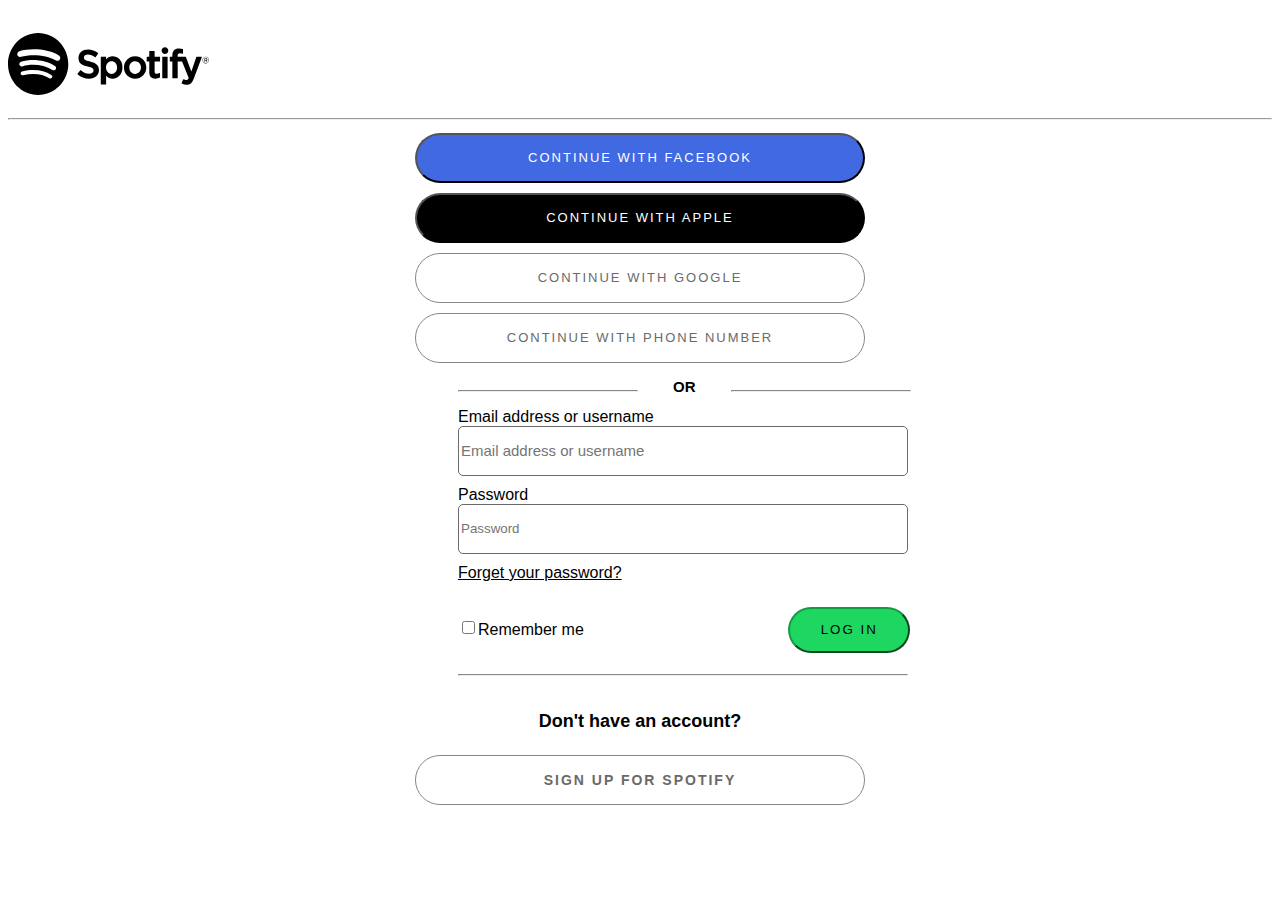
<file: login.html>
<html>

<head>
    <title>Login-Spotify</title>
    <meta name="viewport" content="width=device-width,initial-scale=1.0">
    <link href="https://cdn.jsdelivr.net/npm/bootstrap@5.3.0-alpha1/dist/css/bootstrap.min.css" rel="stylesheet"
        integrity="sha384-GLhlTQ8iRABdZLl6O3oVMWSktQOp6b7In1Zl3/Jr59b6EGGoI1aFkw7cmDA6j6gD" crossorigin="anonymous">
    <script src="https://cdn.jsdelivr.net/npm/bootstrap@5.3.0-alpha1/dist/js/bootstrap.bundle.min.js"
        integrity="sha384-w76AqPfDkMBDXo30jS1Sgez6pr3x5MlQ1ZAGC+nuZB+EYdgRZgiwxhTBTkF7CXvN"
        crossorigin="anonymous"></script>
    <style>
        * {
            box-sizing: border-box;
        }

        body,
        input,
        textarea,
        button {
            font-family: var(--font-family, CircularSp, CircularSp-Arab, CircularSp-Hebr, CircularSp-Cyrl, CircularSp-Grek, CircularSp-Deva, var(--fallback-fonts, sans-serif)), Helvetica, Arial, sans-serif;
        }

        img {
            height: 45px;
            width: 150px;
        }

        hr {
            display: block;
            unicode-bidi: isolate;
            margin-block-start: 0.5rem;
            margin-block-end: 0.5rem;
            margin-inline-start: auto;
            margin-inline-end: auto;
            overflow: hidden;
            border-style: inset;
            border-width: 1px;
        }

        .FAGPS {
            margin: 5px;
            letter-spacing: 2px;
            height: 50px;
            width: 450px;
            border-radius: 25px;
            font-size: small;
        }

        .log {
            margin: 5px;
            letter-spacing: 2px;
            height: 46px;
            width: 122px;
            border-color: #169b45;
            background-color: #1ed760;
            color: #000000;
            border-radius: 25px;

        }

        a {
            color: black;
        }

        button:hover {
            border-color: #000000;
        }

        .EP {
            border: 1px solid #6a6a6a;
            width: 450px;
            height: 50px;
            border-radius: 5px;
        }

        .itwVSM {
            display: flex;
            flex-direction: row;
            margin-top:10px;
        }

        .iuLUqv {
            margin: 12px 0px 20px;
            flex: 1 1 0%;
            border-top: 1px solid #878787;
        }

        .gddVlf {
            flex: 0.3 1 0%;
            align-self: center;
            text-align: center;
            line-height: 1px;
            font-weight: 700;
            background: rgb(255, 255, 255);
            text-transform: uppercase;
        }

        .gkqrGP {
            box-sizing: border-box;
            -webkit-tap-highlight-color: transparent;
            margin-block: 0px;
            font-size: 0.875rem;
            font-weight: 400;
            font-family: var(--font-family, CircularSp, CircularSp-Arab, CircularSp-Hebr, CircularSp-Cyrl, CircularSp-Grek, CircularSp-Deva, var(--fallback-fonts, sans-serif));
            color: inherit;
        }

        .uPxdw {
            fill: currentcolor;
        }

        input:checked {
            background-color: #169b45;
            border-width: 0px;
        }

        .bpcByA {
            box-sizing: border-box;
            -webkit-tap-highlight-color: transparent;
            background: transparent;
            border-radius: 3px;
            display: inline-block;
            block-size: 16px;
            user-select: none;
            inline-size: 16px;
            flex-shrink: 0;
            align-self: flex-start;
            top: 0px;
            position: relative;
        }

        .or{
            margin-left:35px;
            font-size:15px;
        }

        @media (min-width: 768px) {
            .hvGJMA {
                display: flex;
                width: 1.5rem;
                height: 1.5rem;
            }

            .eExyOd {
                background: url(https://accounts.scdn.co/sso/images/apple-icon.36286be….svg) center center no-repeat;
                width: 1.5rem;
                height: 1.5rem;
            }

            .fAQMxa {
                background: url(https://accounts.scdn.co/sso/images/google-icon.1cdc8fc….svg) center center no-repeat;
                width: 1.5rem;
                height: 1.5rem;
}
        }
    </style>
</head>

<body>


    
   <a href="index.html"> <div data-testid="spotify-logo " class="text-center">
    <svg role="img" viewBox="0 0 78 24" aria-label="Spotify" aria-hidden="false" height="7%"
        style="margin-top:25px;margin-bottom:15px;" data-encore-id="logoSpotify" class="Svg-sc-6c3c1v-0 fMEvxo">
        <title>Spotify</title>
        <path
            d="M18.616 10.639c-3.77-2.297-9.99-2.509-13.59-1.388a1.077 1.077 0 0 1-1.164-.363 1.14 1.14 0 0 1-.119-1.237c.136-.262.37-.46.648-.548 4.132-1.287 11-1.038 15.342 1.605a1.138 1.138 0 0 1 .099 1.863 1.081 1.081 0 0 1-.813.213c-.142-.02-.28-.07-.403-.145Zm-.124 3.402a.915.915 0 0 1-.563.42.894.894 0 0 1-.69-.112c-3.144-1.983-7.937-2.557-11.657-1.398a.898.898 0 0 1-.971-.303.952.952 0 0 1-.098-1.03.929.929 0 0 1 .54-.458c4.248-1.323 9.53-.682 13.14 1.595a.95.95 0 0 1 .3 1.286Zm-1.43 3.267a.73.73 0 0 1-.45.338.712.712 0 0 1-.553-.089c-2.748-1.722-6.204-2.111-10.276-1.156a.718.718 0 0 1-.758-.298.745.745 0 0 1-.115-.265.757.757 0 0 1 .092-.563.737.737 0 0 1 .457-.333c4.455-1.045 8.277-.595 11.361 1.338a.762.762 0 0 1 .241 1.028ZM11.696 0C5.237 0 0 5.373 0 12c0 6.628 5.236 12 11.697 12 6.46 0 11.698-5.372 11.698-12 0-6.627-5.238-12-11.699-12h.001Zm20.126 11.078c-2.019-.494-2.379-.84-2.379-1.57 0-.688.633-1.151 1.572-1.151.91 0 1.814.352 2.76 1.076a.131.131 0 0 0 .187-.03l.987-1.426a.139.139 0 0 0-.025-.185c-1.127-.928-2.396-1.378-3.88-1.378-2.18 0-3.703 1.342-3.703 3.263 0 2.06 1.315 2.788 3.585 3.352 1.932.457 2.258.84 2.258 1.524 0 .757-.659 1.229-1.72 1.229-1.18 0-2.141-.408-3.216-1.364a.13.13 0 0 0-.188.016l-1.106 1.35a.137.137 0 0 0 .013.188c1.252 1.147 2.79 1.752 4.451 1.752 2.35 0 3.869-1.317 3.869-3.356 0-1.723-1.003-2.676-3.465-3.29Zm10.487 2.31c0 1.454-.874 2.47-2.125 2.47-1.235 0-2.169-1.061-2.169-2.47 0-1.41.933-2.47 2.17-2.47 1.23 0 2.124 1.038 2.124 2.47Zm-1.706-4.354c-1.018 0-1.854.412-2.543 1.256v-.95a.136.136 0 0 0-.038-.095.132.132 0 0 0-.093-.04h-1.81a.131.131 0 0 0-.093.04.136.136 0 0 0-.039.096v10.546c0 .076.06.137.133.137h1.809a.132.132 0 0 0 .093-.041.136.136 0 0 0 .038-.096v-3.329c.69.794 1.525 1.18 2.543 1.18 1.893 0 3.808-1.494 3.808-4.35 0-2.858-1.915-4.354-3.808-4.354Zm8.72 6.839c-1.297 0-2.274-1.068-2.274-2.486 0-1.422.943-2.455 2.244-2.455 1.305 0 2.288 1.069 2.288 2.487 0 1.422-.949 2.454-2.258 2.454Zm0-6.838c-2.438 0-4.347 1.926-4.347 4.383 0 2.432 1.896 4.338 4.317 4.338 2.445 0 4.36-1.92 4.36-4.369 0-2.44-1.901-4.353-4.33-4.353Zm9.535.17h-1.99V7.117a.136.136 0 0 0-.08-.126.13.13 0 0 0-.052-.01h-1.809a.133.133 0 0 0-.093.04.136.136 0 0 0-.038.095v2.087h-.87a.131.131 0 0 0-.122.085.139.139 0 0 0-.01.052v1.595c0 .074.06.135.132.135h.87v4.126c0 1.667.809 2.513 2.404 2.513.648 0 1.186-.138 1.694-.434a.135.135 0 0 0 .067-.117V15.64a.137.137 0 0 0-.063-.115.13.13 0 0 0-.129-.006c-.349.18-.685.263-1.061.263-.58 0-.84-.271-.84-.876V11.07h1.99a.13.13 0 0 0 .094-.04.136.136 0 0 0 .039-.096V9.339a.137.137 0 0 0-.039-.096.132.132 0 0 0-.094-.04v.001Zm6.934.007v-.255c0-.755.281-1.092.914-1.092.376 0 .68.077 1.019.194a.13.13 0 0 0 .118-.02.135.135 0 0 0 .056-.11V6.365a.137.137 0 0 0-.026-.081.133.133 0 0 0-.068-.05 4.852 4.852 0 0 0-1.502-.22c-1.67 0-2.554.965-2.554 2.788v.393h-.87a.132.132 0 0 0-.093.04.136.136 0 0 0-.038.096v1.603c0 .075.059.136.132.136h.87v6.364c0 .075.058.135.131.135h1.809c.072 0 .131-.06.131-.135V11.07h1.69l2.586 6.362c-.294.669-.583.802-.977.802-.319 0-.654-.098-.998-.29a.133.133 0 0 0-.105-.01.135.135 0 0 0-.078.072l-.612 1.38a.137.137 0 0 0 .056.175 3.733 3.733 0 0 0 1.932.508c1.334 0 2.073-.638 2.724-2.355l3.137-8.317a.14.14 0 0 0-.014-.126.131.131 0 0 0-.108-.06h-1.883a.132.132 0 0 0-.126.092l-1.928 5.651L69.006 9.3a.133.133 0 0 0-.124-.088h-3.09v.001Zm-4.02-.008h-1.809a.132.132 0 0 0-.093.041.136.136 0 0 0-.038.096v8.094c0 .075.06.135.132.135h1.809c.072 0 .131-.06.131-.135V9.34a.136.136 0 0 0-.038-.096.133.133 0 0 0-.094-.04Zm-.896-3.685a1.295 1.295 0 0 0-.919.393c-.243.25-.379.586-.377.937a1.342 1.342 0 0 0 .377.938 1.304 1.304 0 0 0 .92.393c.346-.002.677-.143.92-.393s.379-.587.377-.938c0-.735-.581-1.33-1.296-1.33h-.002Zm15.918 4.49h-.331v.434h.331c.165 0 .264-.083.264-.216 0-.142-.099-.217-.264-.217Zm.215.619.36.517h-.304l-.323-.474h-.279v.474h-.254v-1.37h.595c.31 0 .515.163.515.436a.412.412 0 0 1-.31.417Zm-.282-1.31c-.652 0-1.146.532-1.146 1.183 0 .65.49 1.175 1.139 1.175.652 0 1.147-.532 1.147-1.183 0-.65-.492-1.174-1.14-1.174Zm-.007 2.488a1.259 1.259 0 0 1-.904-.384 1.296 1.296 0 0 1-.368-.92c0-.717.563-1.314 1.279-1.314a1.259 1.259 0 0 1 .903.384 1.295 1.295 0 0 1 .369.921c0 .717-.563 1.314-1.279 1.314Z">
        </path>
    </svg>
</div></a>
    <hr style="color:#6a6a6a">
    
    <div style="text-align:center;">
        <button class="FAGPS" style="background-color:royalblue;border-color: black; color:white;">
            <span class=""></span>
            CONTINUE WITH FACEBOOK</button>
    </div>
    <div style="text-align:center;">
        <button class="FAGPS" style="background-color:black;border-color: black; color:white;">
            <span class=""></span>
            CONTINUE WITH APPLE</button>
    </div>
    <div style="text-align:center;">
        <button class="FAGPS" style="background-color:transparent; color:#6a6a6a;border: 1px solid #878787;">
            <span class="sc-gYbzsP fAQMxa"></span>
            CONTINUE WITH GOOGLE</button>
    </div>
    <div style="text-align:center;">
        <button class="FAGPS" style="background-color:transparent;color:#6a6a6a;border: 1px solid #878787;">
            CONTINUE WITH PHONE NUMBER</button>
    </div>
    <div class="sc-ftTHYK itwVSM">
        <div style="height:30px;width:180px;margin-left:450px;">
            <hr role="presentation" class="sc-gKPRtg iuLUqv">
        </div>
        <!-- <span class="Type__TypeElement-sc-goli3j-0 gkqrGP sc-pyfCe gddVlf" data-encore-id="type"> -->
        <div class="or">
            <strong>OR</strong>
        </div>
        <!-- </span> -->
        <div style="height:30px;width:180px;margin-left:35px;">
            <hr role="presentation" class="sc-gKPRtg iuLUqv">
        </div>
    </div>
    <form style="margin-left: 450px;">
        <label class="form-label">Email address or username</label><br>
        <input type="text" placeholder="Email address or username" class="EP form-control-input
        " style="margin-bottom:10px;font-size:15px;">
        <br>
        <label class="form-label">Password</label><br>
        <input type="password" placeholder="Password" class="EP form-control-input " style="margin-bottom:
        10px;"><br>
        <a href="#">Forget your password?</a><br>
        <input type="checkbox">Remember me
        <button class="log" style="margin-left:200px;margin-top:25px;">LOG IN</button>
    </form>
    <div style="height:30px;width:450px;margin-left:450px;">
        <hr role="presentation" class="sc-gKPRtg iuLUqv">
    </div>
    <div style="text-align: center;">
        <p style="font-size: 1.125rem;font-weight: 700;margin-top:7px;">Don't have an account?</p>
        <button class="FAGPS" style="background-color:transparent;color:#6a6a6a;border: 1px solid #878787;
        font-weight:bold;font-size: 0.875rem;margin-bottom: 10px;">
            SIGN UP FOR SPOTIFY</button>
    </div>
    
</body>

</html>
</file>
